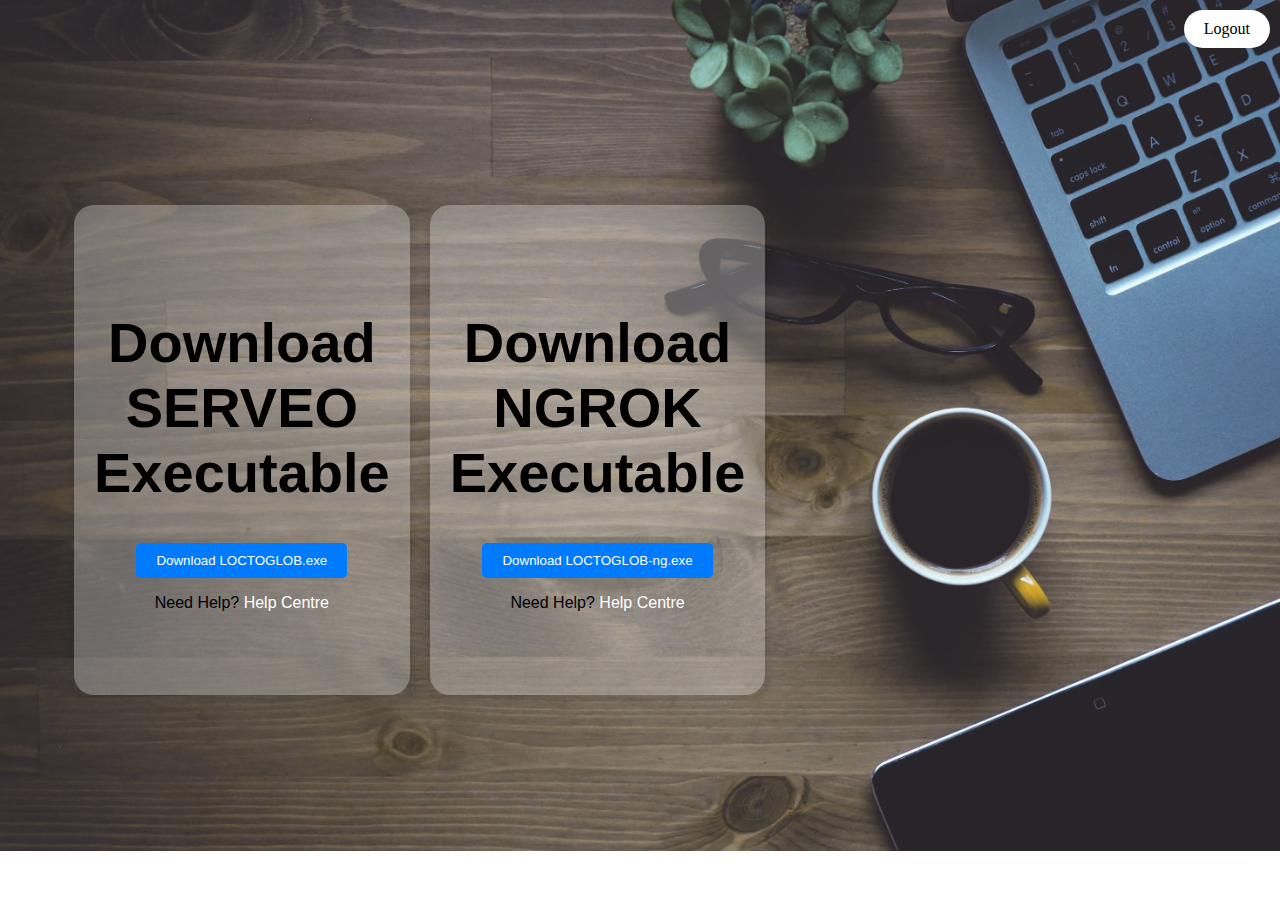
<file: templates/index.html>
<!DOCTYPE html>
<html lang="en">
<head>
    <meta charset="UTF-8">
    <meta name="viewport" content="width=device-width, initial-scale=1.0">
    <title>LOCTOGLOB</title>
    <link rel="stylesheet" href="/static/app.css">
    <link rel="icon" type="image/x-icon" href="/static/favicon.ico">
    <style>
        .logout-button {
            position: absolute;
            top: 10px;
            right: 10px;
            background-color: white;
            color:black;
            border: none;
            border-radius:50px;
            padding: 10px 20px;
            cursor: pointer;
            text-decoration: none;
        }

        .logout-button:hover {
            background-color: black;
            color: white;
        }
    </style>
</head>
<body>
    <!-- Logout button at the top-right corner -->
    <a href='/log-out' class="logout-button">Logout</a>

    <div class="container">
        <div class="App app-serveo">
            <header class="App-header">
                <h1>Download SERVEO Executable</h1>
                <button class="App-link download-button">
                   <a href="https://mega.nz/file/VwhBDbgL#UmZMvjL0jq5jr6IrxHCmdWE1xg73A5nmNszOiDMoOwQ" style="text-decoration: none; color: white;" target="_blank"> Download LOCTOGLOB.exe </a>
                </button>
                <p style="font-size: medium;">Need Help? <a href="/serveo">Help Centre</a></p>
            </header>
        </div>
        <div class="App app-ngrok">
            <header class="App-header">
                <h1>Download NGROK<br>Executable</h1>
                <button class="App-link db">
                    <a href="https://mega.nz/file/14ZxFAAK#h0JmyzBm7-zXmM32XNZqW8-OJeNbVIXsKMjrl6Qi1QU" style="text-decoration: none; color: white;" target="_blank">
                    Download LOCTOGLOB-ng.exe
                </a>
                </button>
                <p style="font-size: medium;">Need Help? <a href="/ngrok">Help Centre</a></p>
            </header>
        </div>
    </div>
</body>
</html>
</file>
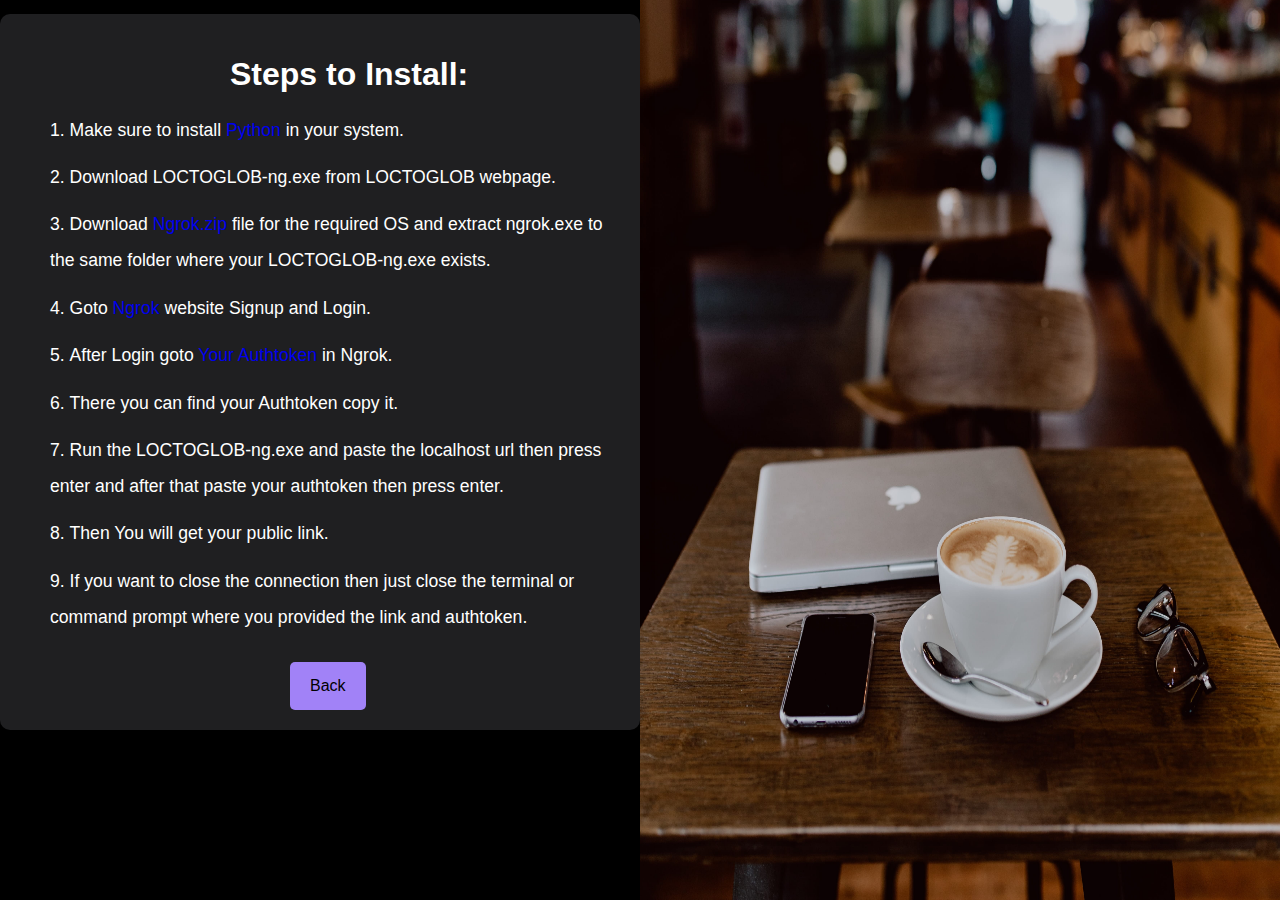
<file: templates/ngrok.html>
<!DOCTYPE html>
<html lang="en">
<head>
    <meta charset="UTF-8">
    <meta name="viewport" content="width=device-width, initial-scale=1.0">
    <link rel="stylesheet" href="/static/styles.css" />
    <link rel="icon" type="image/x-icon" href="/static/favicon.ico">
    <title>Ngrok</title>
</head>
<body>
    <section class="container">
        <h1 class="title">Steps to Install:</h1>
        <ol>
            <li>Make sure to install <a href="https://www.python.org/downloads/" target="_blank">Python</a> in your system.</li>
            <li>Download LOCTOGLOB-ng.exe from LOCTOGLOB webpage.</li>
            <li>Download <a href="https://ngrok.com/download/" target="_blank">Ngrok.zip</a> file for the required OS and extract ngrok.exe to the same folder where your LOCTOGLOB-ng.exe exists.</li>
            <li>Goto <a href="https://ngrok.com/dashboard/" target="_blank">Ngrok</a> website Signup and Login.</li>
            <li>After Login goto <a href="https://dashboard.ngrok.com/get-started/your-authtoken/" target="_blank">Your Authtoken</a> in Ngrok.</li>
            <li>There you can find your Authtoken copy it.</li>
            <li>Run the LOCTOGLOB-ng.exe and paste the localhost url then press enter and after that paste your authtoken then press enter.</li>
            <li>Then You will get your public link.</li>
            <li>If you want to close the connection then just close the  terminal or command prompt where you provided the link and authtoken.</li>
        </ol>
        <a href="/dashboard" style="text-decoration: none;"><button>Back</button></a>
    </section>
</body>
</html>
</file>
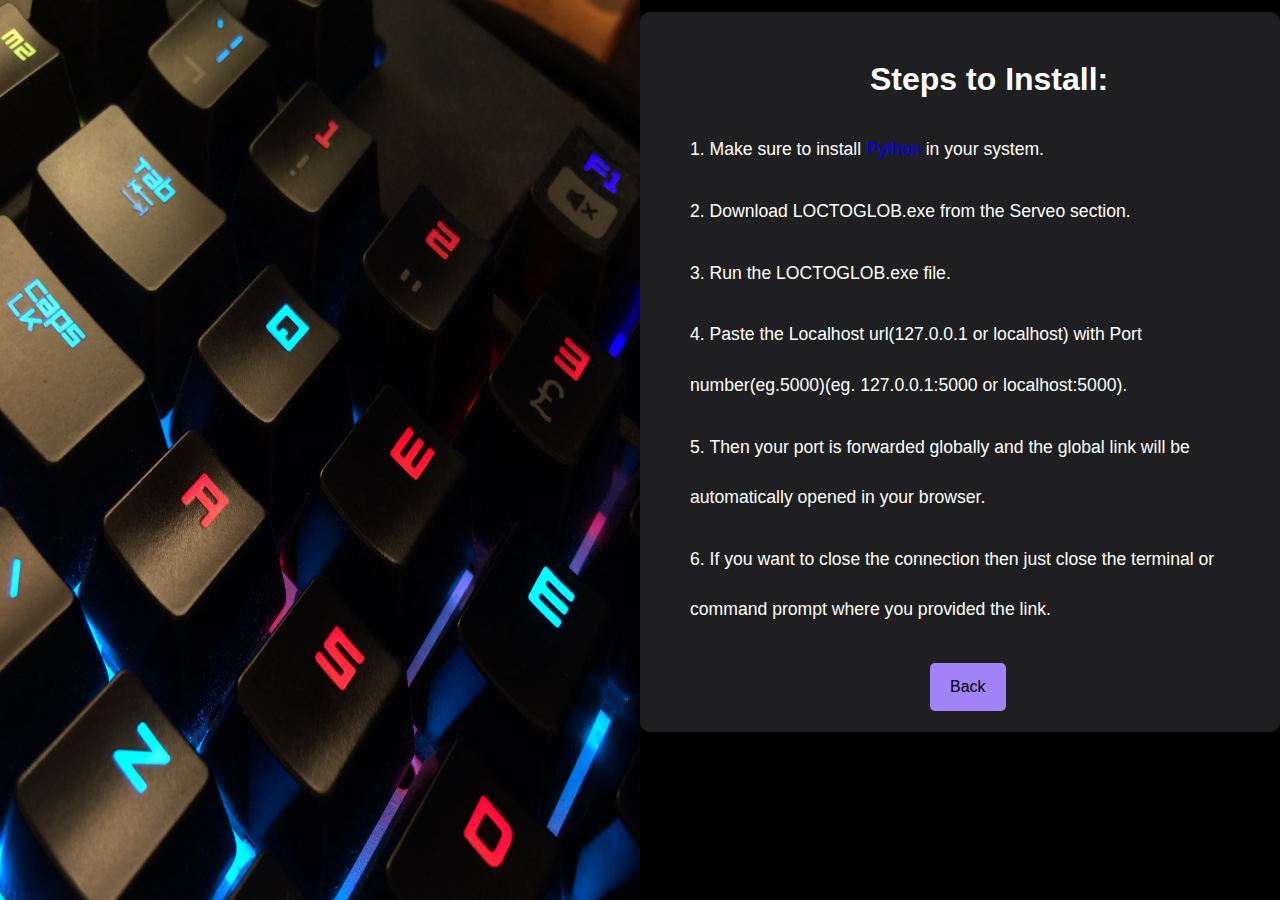
<file: templates/serveo.html>
<!DOCTYPE html>
<html>
  <head>
    <meta charset="UTF-8">
    <meta name="viewport" content="width=device-width, initial-scale=1.0">
    <title>Serveo</title>
    <link rel="stylesheet" href="/static/style.css" />
    <link rel="icon" type="image/x-icon" href="/static/favicon.ico">
  </head>
  <body>
      <section class="container">
      <h1 class="title">Steps to Install:</h1>
      <ol>
        <li>Make sure to install <a href="https://www.python.org/downloads/" target="_blank">Python</a> in your system.</li>
        <li>Download LOCTOGLOB.exe from the Serveo section.</li>
        <li>Run the LOCTOGLOB.exe file.</li>
        <li>Paste the Localhost url(127.0.0.1 or localhost) with Port number(eg.5000)(eg. 127.0.0.1:5000 or localhost:5000).</li>
        <li>Then your port is forwarded globally and the global link will be automatically opened in your browser.</li>
        <li>If you want to close the connection then just close the  terminal or command prompt where you provided the link.</li>      
      </ol>
      <a href="/dashboard" style="text-decoration: none;"><button>Back</button></a>
    </section>
  </body>
</file>
<file: static/app.css>
body {
  margin: 0;
  padding: 0;
  display: flex;
  justify-content: center;
  align-items: center;
  height: 100vh;
  background-image: url('9.jpg');
  background-repeat: no-repeat;
  background-size: 100%;
}

a {
  text-decoration: none;
  color: white;
}

a:hover {
  color: #8500fa;
}

p {
  font-weight: 500;
  font-family: Verdana, sans-serif;
}

.container {
  display: flex;
  width: 30%;
  flex-direction: row;
  margin-right: 60%;
}

.App {
  flex: 1;
  margin: 10px;
  text-align: center;
  font-family: Arial, sans-serif;
  border-radius: 10px;
  box-shadow: 0 4px 8px rgba(0, 0, 0, 0.1);
}

.App-header {
  background-color: rgba(244, 244, 244, 0.3);
  min-height: 50vh;
  display: flex;
  flex-direction: column;
  align-items: center;
  justify-content: center;
  font-size: calc(10px + 2vmin);
  color: black;
  padding: 20px;
  border-radius: 20px;
}

.App-link {
  color: #fff;
  background-color: #007bff;
  border: none;
  padding: 10px 20px;
  border-radius: 5px;
  text-decoration: none;
  transition: background-color 0.3s ease;
}

.App-link:hover {
  background-color: #0056b3;
  cursor: pointer;
}

@media (max-width: 600px) {
  body {
    flex-direction: column;
    background-image: url('1.jpg');
    background-size: cover;
    height: auto;
    min-height: 100vh;
  }
  .container {
    width: 100%;
    flex-direction: column;
    margin-right: 0;
  }
  .App {
    margin: 5px;
  }
  .App-header {
    min-height: 60vh;
    padding: 10px;
    font-size: calc(8px + 2vmin);
  }
}
</file>
<file: static/styles.css>
body {
  margin: 0;
  padding: 0;
  display: flex;
  justify-content: center;
  align-items: center;
  height: 50vh;
  font-family: Arial, sans-serif;
  background-image: url('4.jpg');
  background-repeat: no-repeat;
  background-position: 100%;
  background-size: 50% 300%;
  background-color: black;
}

a {
  text-decoration: none;
}

.container {
  background-color: rgba(62, 61, 66, 0.5);
  margin-top: 23%;
  margin-right: 50%;
  padding: 20px;
  border-radius: 10px;
  box-shadow: 0 4px 15px rgba(0, 0, 0, 0.2);
  line-height: 225%;
  width: 50%;
}

h1 {
  margin-left: 35%;
  font-family: 'Gill Sans', 'Gill Sans MT', Calibri, 'Trebuchet MS', sans-serif;
  font-size: 2rem;
  color: white;
  margin-bottom: 20px;
}

li {
  margin-bottom: 2%;
  font-size: 1.1rem;
  color: white;
  transition: color 0.2s ease;
}

ol {
  display: flex;
  flex-direction: column;
  align-items: flex-start;
  list-style-position: inside;
  padding-left: 30px;
}

button {
  margin-left: 45%;
  background-color: rgb(161, 130, 247);
  color: black;
  border: none;
  padding: 15px 20px;
  border-radius: 5px;
  font-size: 1rem;
  cursor: pointer;
  transition: background-color 0.3s ease, box-shadow 0.3s ease;
}

button:hover {
  box-shadow: 0 4px 10px rgba(0, 0, 0, 0.2);
}

@media (max-width: 600px) {
  body {
    flex-direction: column;
    height: auto;
    background-image: none; 
  }
  .container {
    margin-top: 1%;
    margin-right: 0;
    width: 100%;
    padding: 10px;
  }
  h1 {
    margin-left: 0;
    text-align: center;
  }
  button {
    margin-left: 0;
    width: 100%;
  }
}
</file>
<file: static/style.css>
body {
    margin: 0;
    padding: 0;
    display: flex;
    justify-content: center;
    align-items: center;
    height: 50vh;
    font-family: Arial, sans-serif;
    background-image: url('5.jpg');
    background-repeat: no-repeat;
    background-size: 50% 300%;
    background-color: black;
  }
  
  a{
    text-decoration: none;
  }
  
  .container {
    background-color: rgba(62, 61, 66, 0.5);
    margin-top: 23%;
    margin-left: 50%;
    padding: 20px;
    border-radius: 10px;
    box-shadow: 0 4px 15px rgba(0, 0, 0, 0.2);
    line-height: 315%;
    width: 50%;
  }
  
  h1 {
    margin-left: 35%;
    font-family: 'Gill Sans', 'Gill Sans MT', Calibri, 'Trebuchet MS', sans-serif;
    font-size: 2rem;
    color: white;
    margin-bottom: 20px;
  }
  
  li {
    margin-bottom: 2%;
    font-size: 1.1rem;
    color: white;
    transition: color 0.2s ease;
  }
  
  ol {
    display: flex;
    flex-direction: column;
    align-items: flex-start;
    list-style-position: inside;
    padding-left: 30px;
  }
  
  button {
    margin-left: 45%;
    background-color: rgb(161, 130, 247);
    color: black;
    border: none;
    padding: 15px 20px;
    border-radius: 5px;
    font-size: 1rem;
    cursor: pointer;
    transition: background-color 0.3s ease, box-shadow 0.3s ease;
  }
  
  button:hover {
    box-shadow: 0 4px 10px rgba(0, 0, 0, 0.2);
  }
  
  @media (max-width: 600px) {
    body {
      flex-direction: column;
      height: auto;
      background-image: none; 
    }
    .container {
      margin-top: 1%;
      margin-left: 1%;
      margin-right: 0;
      width: 100%;
      padding: 10px;
    }
    h1 {
      margin-left: 0;
      text-align: center;
    }
    button {
      margin-left: 0;
      width: 100%;
    }
  }
</file>
